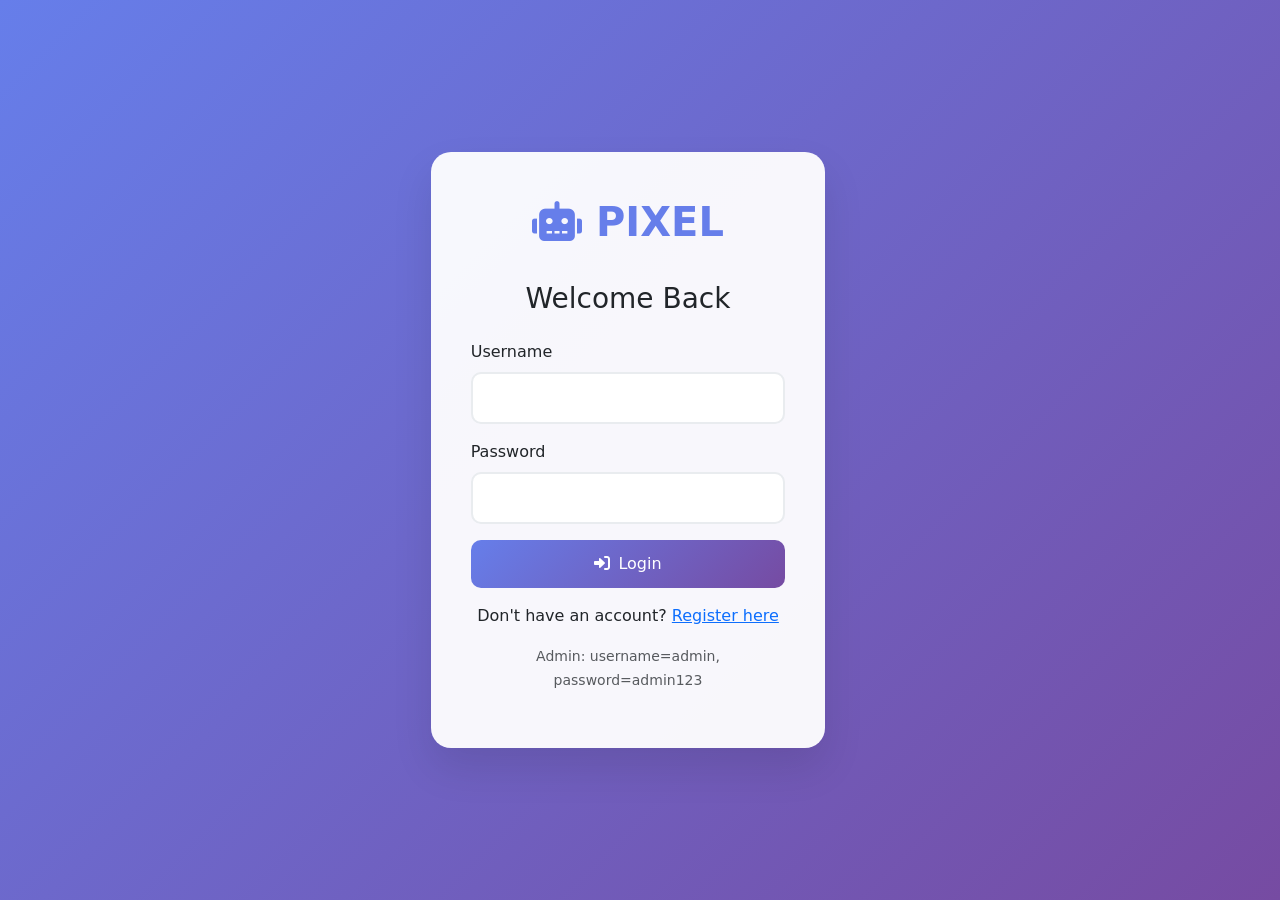
<file: Mouse/Mouse/voice-assistant-gesture-control-mouse/templates/login.html>
<!DOCTYPE html>
<html lang="en">
<head>
    <meta charset="UTF-8">
    <meta name="viewport" content="width=device-width, initial-scale=1.0">
    <title>Login - PIXEL Control System</title>
    <link href="https://cdn.jsdelivr.net/npm/bootstrap@5.3.0/dist/css/bootstrap.min.css" rel="stylesheet">
    <link href="https://cdnjs.cloudflare.com/ajax/libs/font-awesome/6.0.0/css/all.min.css" rel="stylesheet">
    <style>
        body { background: linear-gradient(135deg, #667eea 0%, #764ba2 100%); min-height: 100vh; }
        .auth-container { min-height: 100vh; display: flex; align-items: center; }
        .auth-card { background: rgba(255,255,255,0.95); border-radius: 20px; padding: 40px; box-shadow: 0 20px 40px rgba(0,0,0,0.1); }
        .form-control { border-radius: 10px; padding: 12px 15px; border: 2px solid #e9ecef; }
        .form-control:focus { border-color: #667eea; box-shadow: 0 0 0 0.2rem rgba(102,126,234,0.25); }
        .btn-primary { background: linear-gradient(135deg, #667eea 0%, #764ba2 100%); border: none; border-radius: 10px; padding: 12px; }
        .logo { font-size: 2.5rem; font-weight: bold; color: #667eea; margin-bottom: 30px; }
    </style>
</head>
<body>
    <div class="container-fluid auth-container">
        <div class="row justify-content-center w-100">
            <div class="col-md-6 col-lg-4">
                <div class="auth-card">
                    <div class="text-center">
                        <div class="logo"><i class="fas fa-robot"></i> PIXEL</div>
                        <h3 class="mb-4">Welcome Back</h3>
                    </div>
                    
                    <form id="loginForm">
                        <div class="mb-3">
                            <label class="form-label">Username</label>
                            <input type="text" class="form-control" id="username" required>
                        </div>
                        <div class="mb-3">
                            <label class="form-label">Password</label>
                            <input type="password" class="form-control" id="password" required>
                        </div>
                        <button type="submit" class="btn btn-primary w-100 mb-3">
                            <i class="fas fa-sign-in-alt me-2"></i>Login
                        </button>
                    </form>
                    
                    <div class="text-center">
                        <p>Don't have an account? <a href="/register">Register here</a></p>
                        <small class="text-muted">Admin: username=admin, password=admin123</small>
                    </div>
                    
                    <div id="message" class="mt-3"></div>
                </div>
            </div>
        </div>
    </div>

    <script>
        document.getElementById('loginForm').addEventListener('submit', function(e) {
            e.preventDefault();
            
            const data = {
                username: document.getElementById('username').value,
                password: document.getElementById('password').value
            };
            
            fetch('/auth/login', {
                method: 'POST',
                headers: { 'Content-Type': 'application/json' },
                body: JSON.stringify(data)
            })
            .then(response => response.json())
            .then(data => {
                if (data.status === 'success') {
                    window.location.href = data.redirect;
                } else {
                    document.getElementById('message').innerHTML = 
                        `<div class="alert alert-danger">${data.message}</div>`;
                }
            });
        });
    </script>
</body>
</html>
</file>
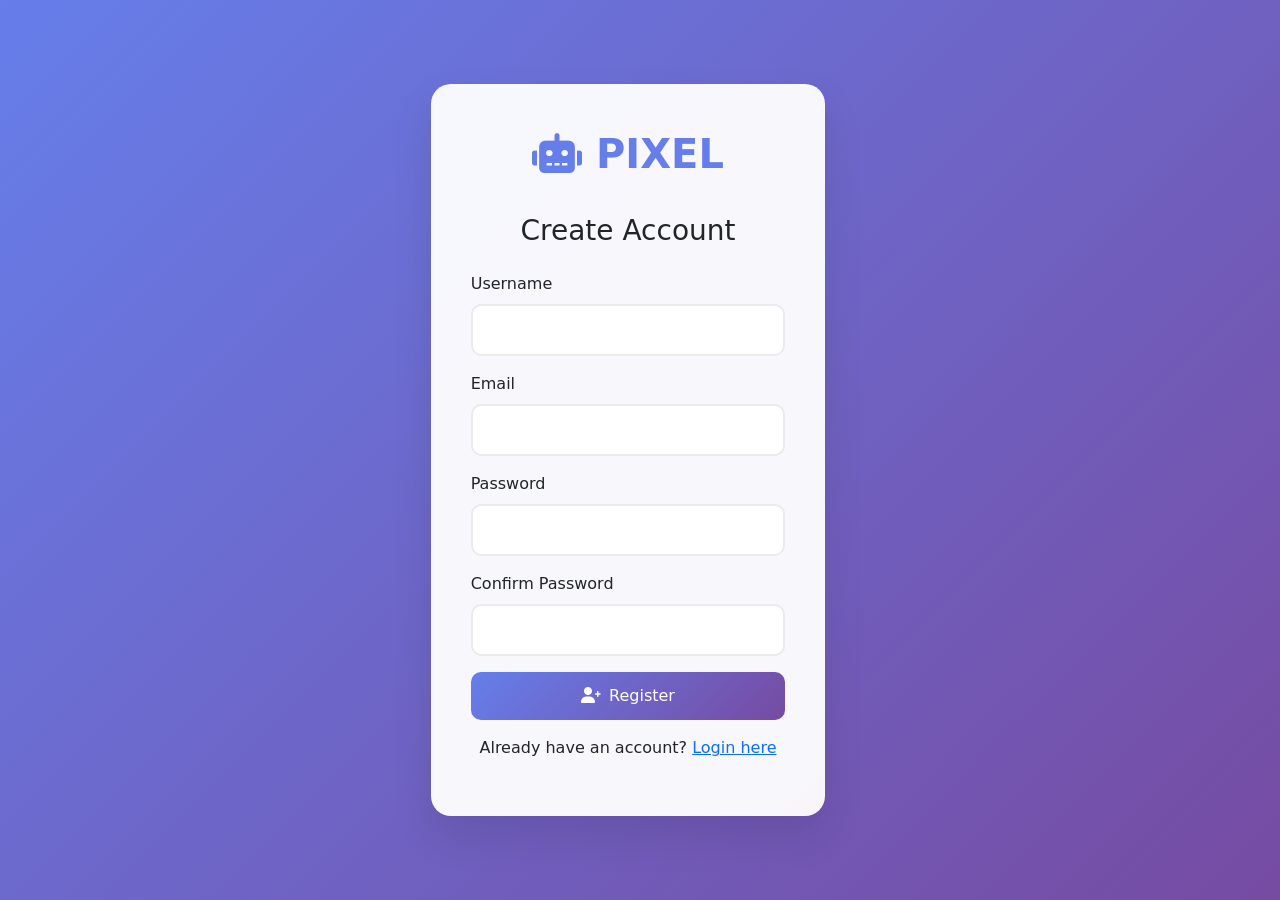
<file: Mouse/Mouse/voice-assistant-gesture-control-mouse/templates/register.html>
<!DOCTYPE html>
<html lang="en">
<head>
    <meta charset="UTF-8">
    <meta name="viewport" content="width=device-width, initial-scale=1.0">
    <title>Register - PIXEL Control System</title>
    <link href="https://cdn.jsdelivr.net/npm/bootstrap@5.3.0/dist/css/bootstrap.min.css" rel="stylesheet">
    <link href="https://cdnjs.cloudflare.com/ajax/libs/font-awesome/6.0.0/css/all.min.css" rel="stylesheet">
    <style>
        body { background: linear-gradient(135deg, #667eea 0%, #764ba2 100%); min-height: 100vh; }
        .auth-container { min-height: 100vh; display: flex; align-items: center; }
        .auth-card { background: rgba(255,255,255,0.95); border-radius: 20px; padding: 40px; box-shadow: 0 20px 40px rgba(0,0,0,0.1); }
        .form-control { border-radius: 10px; padding: 12px 15px; border: 2px solid #e9ecef; }
        .form-control:focus { border-color: #667eea; box-shadow: 0 0 0 0.2rem rgba(102,126,234,0.25); }
        .btn-primary { background: linear-gradient(135deg, #667eea 0%, #764ba2 100%); border: none; border-radius: 10px; padding: 12px; }
        .logo { font-size: 2.5rem; font-weight: bold; color: #667eea; margin-bottom: 30px; }
    </style>
</head>
<body>
    <div class="container-fluid auth-container">
        <div class="row justify-content-center w-100">
            <div class="col-md-6 col-lg-4">
                <div class="auth-card">
                    <div class="text-center">
                        <div class="logo"><i class="fas fa-robot"></i> PIXEL</div>
                        <h3 class="mb-4">Create Account</h3>
                    </div>
                    
                    <form id="registerForm">
                        <div class="mb-3">
                            <label class="form-label">Username</label>
                            <input type="text" class="form-control" id="username" required>
                        </div>
                        <div class="mb-3">
                            <label class="form-label">Email</label>
                            <input type="email" class="form-control" id="email" required>
                        </div>
                        <div class="mb-3">
                            <label class="form-label">Password</label>
                            <input type="password" class="form-control" id="password" required>
                        </div>
                        <div class="mb-3">
                            <label class="form-label">Confirm Password</label>
                            <input type="password" class="form-control" id="confirmPassword" required>
                        </div>
                        <button type="submit" class="btn btn-primary w-100 mb-3">
                            <i class="fas fa-user-plus me-2"></i>Register
                        </button>
                    </form>
                    
                    <div class="text-center">
                        <p>Already have an account? <a href="/login">Login here</a></p>
                    </div>
                    
                    <div id="message" class="mt-3"></div>
                </div>
            </div>
        </div>
    </div>

    <script>
        document.getElementById('registerForm').addEventListener('submit', function(e) {
            e.preventDefault();
            
            const password = document.getElementById('password').value;
            const confirmPassword = document.getElementById('confirmPassword').value;
            
            if (password !== confirmPassword) {
                document.getElementById('message').innerHTML = 
                    '<div class="alert alert-danger">Passwords do not match</div>';
                return;
            }
            
            const data = {
                username: document.getElementById('username').value,
                email: document.getElementById('email').value,
                password: password
            };
            
            fetch('/auth/register', {
                method: 'POST',
                headers: { 'Content-Type': 'application/json' },
                body: JSON.stringify(data)
            })
            .then(response => response.json())
            .then(data => {
                if (data.status === 'success') {
                    document.getElementById('message').innerHTML = 
                        '<div class="alert alert-success">Registration successful! <a href="/login">Login now</a></div>';
                    document.getElementById('registerForm').reset();
                } else {
                    document.getElementById('message').innerHTML = 
                        `<div class="alert alert-danger">${data.message}</div>`;
                }
            });
        });
    </script>
</body>
</html>
</file>
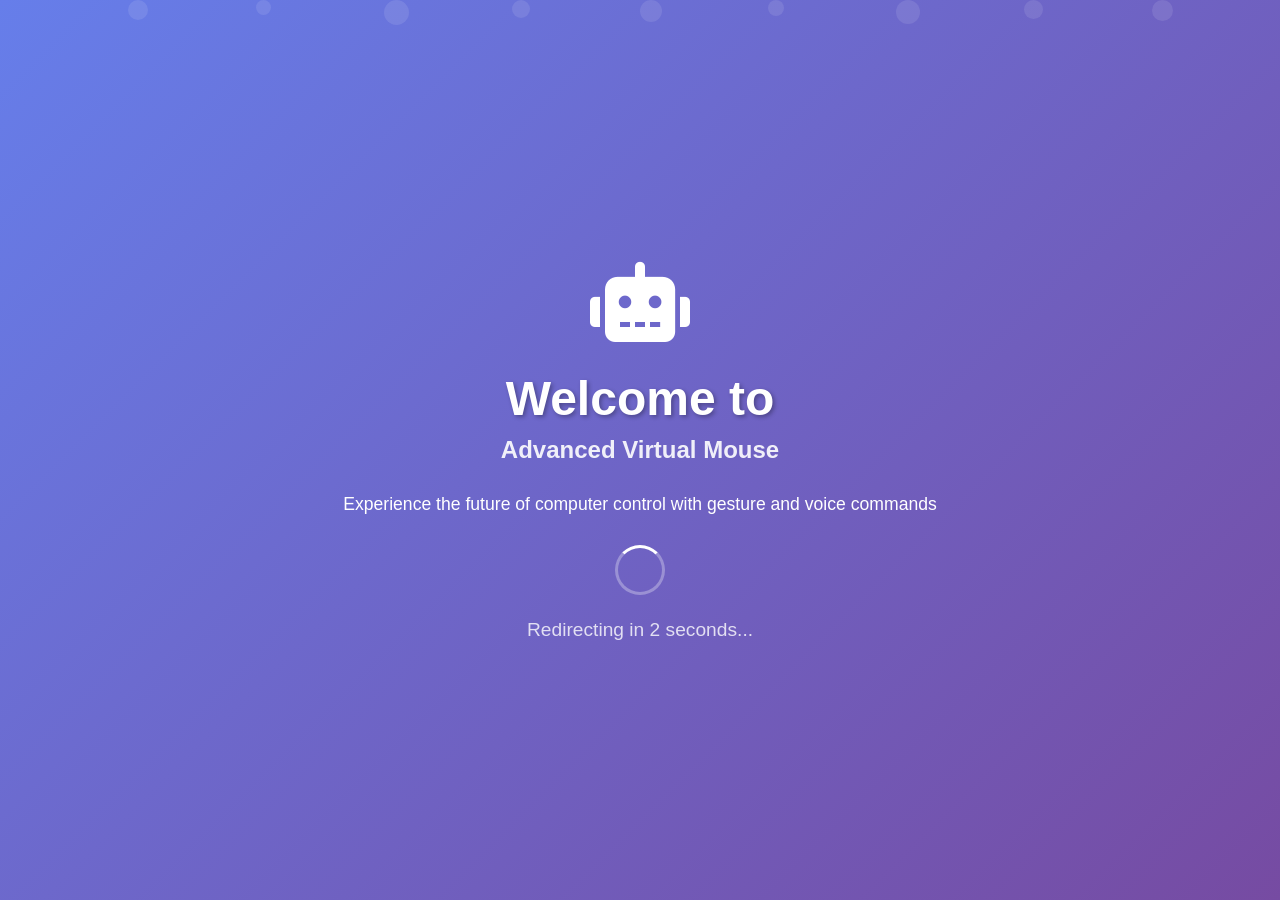
<file: Mouse/Mouse/voice-assistant-gesture-control-mouse/templates/welcome.html>
<!DOCTYPE html>
<html lang="en">
<head>
    <meta charset="UTF-8">
    <meta name="viewport" content="width=device-width, initial-scale=1.0">
    <title>Welcome - PIXEL Control System</title>
    <link href="https://cdnjs.cloudflare.com/ajax/libs/font-awesome/6.0.0/css/all.min.css" rel="stylesheet">
    <style>
        * { margin: 0; padding: 0; box-sizing: border-box; }
        body {
            background: linear-gradient(135deg, #667eea 0%, #764ba2 100%);
            height: 100vh;
            display: flex;
            align-items: center;
            justify-content: center;
            font-family: 'Arial', sans-serif;
            overflow: hidden;
        }
        .welcome-container {
            text-align: center;
            color: white;
            animation: fadeInUp 1s ease-out;
        }
        .logo {
            font-size: 5rem;
            margin-bottom: 20px;
            animation: bounce 2s infinite;
        }
        .title {
            font-size: 3rem;
            font-weight: bold;
            margin-bottom: 10px;
            text-shadow: 2px 2px 4px rgba(0,0,0,0.3);
        }
        .subtitle {
            font-size: 1.5rem;
            opacity: 0.9;
            margin-bottom: 30px;
        }
        .loading {
            display: inline-block;
            width: 50px;
            height: 50px;
            border: 3px solid rgba(255,255,255,0.3);
            border-radius: 50%;
            border-top-color: white;
            animation: spin 1s ease-in-out infinite;
        }
        .countdown {
            font-size: 1.2rem;
            margin-top: 20px;
            opacity: 0.8;
        }
        @keyframes fadeInUp {
            from { opacity: 0; transform: translateY(30px); }
            to { opacity: 1; transform: translateY(0); }
        }
        @keyframes bounce {
            0%, 20%, 50%, 80%, 100% { transform: translateY(0); }
            40% { transform: translateY(-10px); }
            60% { transform: translateY(-5px); }
        }
        @keyframes spin {
            to { transform: rotate(360deg); }
        }
        .particles {
            position: absolute;
            width: 100%;
            height: 100%;
            overflow: hidden;
            z-index: -1;
        }
        .particle {
            position: absolute;
            background: rgba(255,255,255,0.1);
            border-radius: 50%;
            animation: float 6s ease-in-out infinite;
        }
        @keyframes float {
            0%, 100% { transform: translateY(0px) rotate(0deg); }
            50% { transform: translateY(-20px) rotate(180deg); }
        }
    </style>
</head>
<body>
    <div class="particles">
        <div class="particle" style="left: 10%; width: 20px; height: 20px; animation-delay: 0s;"></div>
        <div class="particle" style="left: 20%; width: 15px; height: 15px; animation-delay: 1s;"></div>
        <div class="particle" style="left: 30%; width: 25px; height: 25px; animation-delay: 2s;"></div>
        <div class="particle" style="left: 40%; width: 18px; height: 18px; animation-delay: 3s;"></div>
        <div class="particle" style="left: 50%; width: 22px; height: 22px; animation-delay: 4s;"></div>
        <div class="particle" style="left: 60%; width: 16px; height: 16px; animation-delay: 5s;"></div>
        <div class="particle" style="left: 70%; width: 24px; height: 24px; animation-delay: 1.5s;"></div>
        <div class="particle" style="left: 80%; width: 19px; height: 19px; animation-delay: 2.5s;"></div>
        <div class="particle" style="left: 90%; width: 21px; height: 21px; animation-delay: 3.5s;"></div>
    </div>

    <div class="welcome-container">
        <div class="logo">
            <i class="fas fa-robot"></i>
        </div>
        <h1 class="title">Welcome to</h1>
        <h2 class="subtitle">Advanced Virtual Mouse</h2>
        <p style="font-size: 1.1rem; margin-bottom: 30px;">
            Experience the future of computer control with gesture and voice commands
        </p>
        <div class="loading"></div>
        <div class="countdown" id="countdown">Redirecting in 3 seconds...</div>
    </div>

    <script>
        let countdown = 3;
        const countdownElement = document.getElementById('countdown');
        
        const timer = setInterval(() => {
            countdown--;
            if (countdown > 0) {
                countdownElement.textContent = `Redirecting in ${countdown} seconds...`;
            } else {
                countdownElement.textContent = 'Redirecting now...';
                clearInterval(timer);
                window.location.href = '/login';
            }
        }, 1000);
        
        // Skip to login on click
        document.addEventListener('click', () => {
            clearInterval(timer);
            window.location.href = '/login';
        });
    </script>
</body>
</html>
</file>
